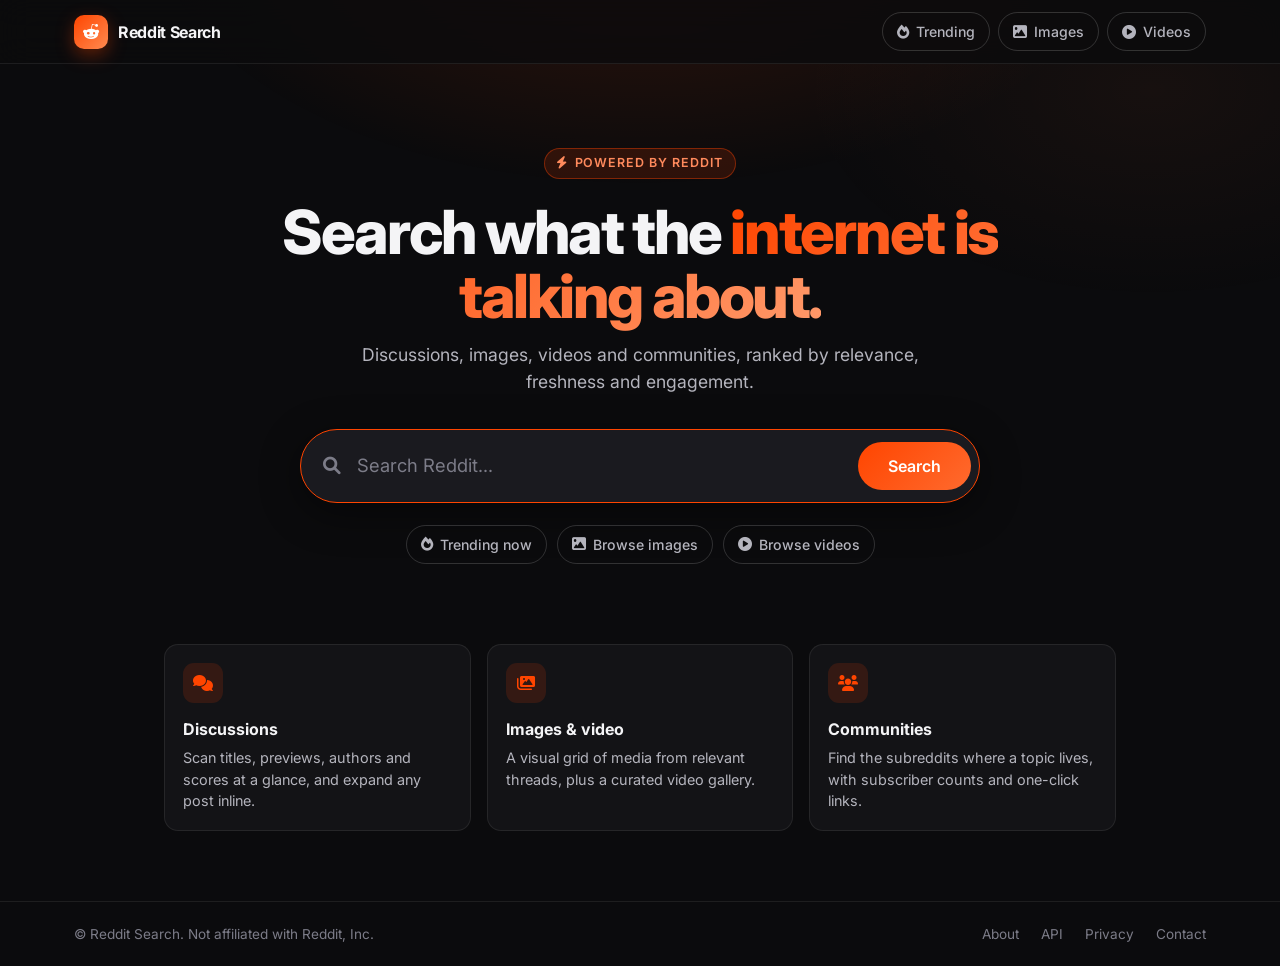
<file: index.html>
<!DOCTYPE html>
<html lang="en">
<head>
  <meta charset="UTF-8">
  <meta name="viewport" content="width=device-width, initial-scale=1.0">
  <title>Reddit Search</title>
  <link rel="preconnect" href="https://fonts.googleapis.com">
  <link href="https://fonts.googleapis.com/css2?family=Inter:wght@400;500;600;700;800&display=swap" rel="stylesheet">
  <link href="https://cdnjs.cloudflare.com/ajax/libs/font-awesome/6.0.0/css/all.min.css" rel="stylesheet">
  <link href="styles.css" rel="stylesheet">
  <style>
    .hero { max-width: 820px; margin: 0 auto; padding: 84px 24px 40px; text-align: center; animation: fadeUp 0.7s var(--ease); }
    .hero h1 {
      font-size: clamp(2.2rem, 5.5vw, 3.8rem); font-weight: 800; letter-spacing: -0.04em;
      line-height: 1.05; margin: 22px 0 14px;
    }
    .hero h1 span { background: linear-gradient(135deg, var(--accent), #ff9a6b); -webkit-background-clip: text; background-clip: text; -webkit-text-fill-color: transparent; }
    .hero p.lead { color: var(--text-2); font-size: 1.1rem; max-width: 560px; margin: 0 auto 34px; }
    .hero .search-field { max-width: 680px; margin: 0 auto; }
    .quick-row { margin-top: 22px; display: flex; flex-wrap: wrap; gap: 10px; justify-content: center; }
    .trend-block { margin-top: 36px; }
    .trend-block .label { font-size: 0.8rem; color: var(--text-3); margin-bottom: 12px; letter-spacing: 0.06em; text-transform: uppercase; font-weight: 600; }
    .trend-block .chips { justify-content: center; }

    .features { max-width: 1000px; margin: 40px auto 70px; padding: 0 24px; display: grid; grid-template-columns: repeat(3, 1fr); gap: 16px; }
    .feature { transition: transform 0.25s var(--ease), border-color 0.25s; }
    .feature:hover { transform: translateY(-3px); border-color: var(--accent-line); }
    .feature .ic { width: 40px; height: 40px; border-radius: 11px; display: grid; place-items: center; background: var(--accent-soft); color: var(--accent); margin-bottom: 14px; }
    .feature h3 { font-size: 1rem; margin-bottom: 6px; }
    .feature p { color: var(--text-2); font-size: 0.9rem; }

    @media (max-width: 800px) { .features { grid-template-columns: 1fr; } .hero { padding-top: 48px; } }
  </style>
</head>
<body>

  <header class="topnav">
    <div class="topnav-inner">
      <a href="index.html" class="brand-link">
        <span class="brand-mark"><i class="fab fa-reddit-alien"></i></span>
        <span class="brand-text">Reddit Search</span>
      </a>
      <div class="nav-actions">
        <a class="btn-ghost" href="search-results.html?mode=trending"><i class="fas fa-fire"></i> Trending</a>
        <a class="btn-ghost" href="search-results.html?tab=images"><i class="fas fa-image"></i> Images</a>
        <a class="btn-ghost" href="search-results.html?tab=videos"><i class="fas fa-play-circle"></i> Videos</a>
      </div>
    </div>
  </header>

  <main>
    <section class="hero">
      <span class="eyebrow"><i class="fas fa-bolt"></i> Powered by Reddit</span>
      <h1>Search what the <span>internet is talking about.</span></h1>
      <p class="lead">Discussions, images, videos and communities, ranked by relevance, freshness and engagement.</p>

      <div class="search-field large" id="searchField">
        <i class="fas fa-search"></i>
        <input type="text" id="query" placeholder="Search Reddit..." autocomplete="off" autofocus aria-label="Search Reddit">
        <button class="btn large" id="searchBtn" onclick="searchReddit()">Search</button>
      </div>

      <div class="quick-row">
        <a href="search-results.html?mode=trending" class="btn-ghost"><i class="fas fa-fire"></i> Trending now</a>
        <a href="search-results.html?tab=images" class="btn-ghost"><i class="fas fa-image"></i> Browse images</a>
        <a href="search-results.html?tab=videos" class="btn-ghost"><i class="fas fa-play-circle"></i> Browse videos</a>
      </div>

      <div class="trend-block" id="trendBlock" style="display:none">
        <div class="label">Popular searches</div>
        <div class="chips" id="trendChips"></div>
      </div>
    </section>

    <section class="features">
      <div class="card feature"><div class="ic"><i class="fas fa-comments"></i></div><h3>Discussions</h3><p>Scan titles, previews, authors and scores at a glance, and expand any post inline.</p></div>
      <div class="card feature"><div class="ic"><i class="fas fa-images"></i></div><h3>Images &amp; video</h3><p>A visual grid of media from relevant threads, plus a curated video gallery.</p></div>
      <div class="card feature"><div class="ic"><i class="fas fa-users"></i></div><h3>Communities</h3><p>Find the subreddits where a topic lives, with subscriber counts and one-click links.</p></div>
    </section>
  </main>

  <footer class="site-footer">
    <div class="footer-inner">
      <span>&copy; Reddit Search. Not affiliated with Reddit, Inc.</span>
      <nav class="footer-links">
        <a href="#">About</a><a href="#">API</a><a href="#">Privacy</a><a href="#">Contact</a>
      </nav>
    </div>
  </footer>

  <script>
    const BACKEND = 'http://127.0.0.1:5000';
    const input = document.getElementById('query');

    input.addEventListener('keydown', e => { if (e.key === 'Enter') searchReddit(); });

    function searchReddit() {
      const q = input.value.trim();
      if (!q) {
        const f = document.getElementById('searchField');
        f.classList.add('shake');
        setTimeout(() => f.classList.remove('shake'), 400);
        input.focus();
        return;
      }
      document.getElementById('searchBtn').innerHTML = '<i class="fas fa-spinner fa-spin"></i>';
      window.location.href = 'search-results.html?query=' + encodeURIComponent(q);
    }

    async function loadPopular() {
      let topics = [];
      try {
        const res = await fetch(BACKEND + '/get-trending');
        topics = await res.json();
      } catch (e) { return; }
      if (!Array.isArray(topics) || !topics.length) return;
      const wrap = document.getElementById('trendChips');
      topics.slice(0, 8).forEach(t => {
        const a = document.createElement('a');
        a.className = 'chip';
        a.href = 'search-results.html?query=' + encodeURIComponent(t);
        a.textContent = t;
        wrap.appendChild(a);
      });
      document.getElementById('trendBlock').style.display = 'block';
    }
    loadPopular();
  </script>
</body>
</html>
</file>
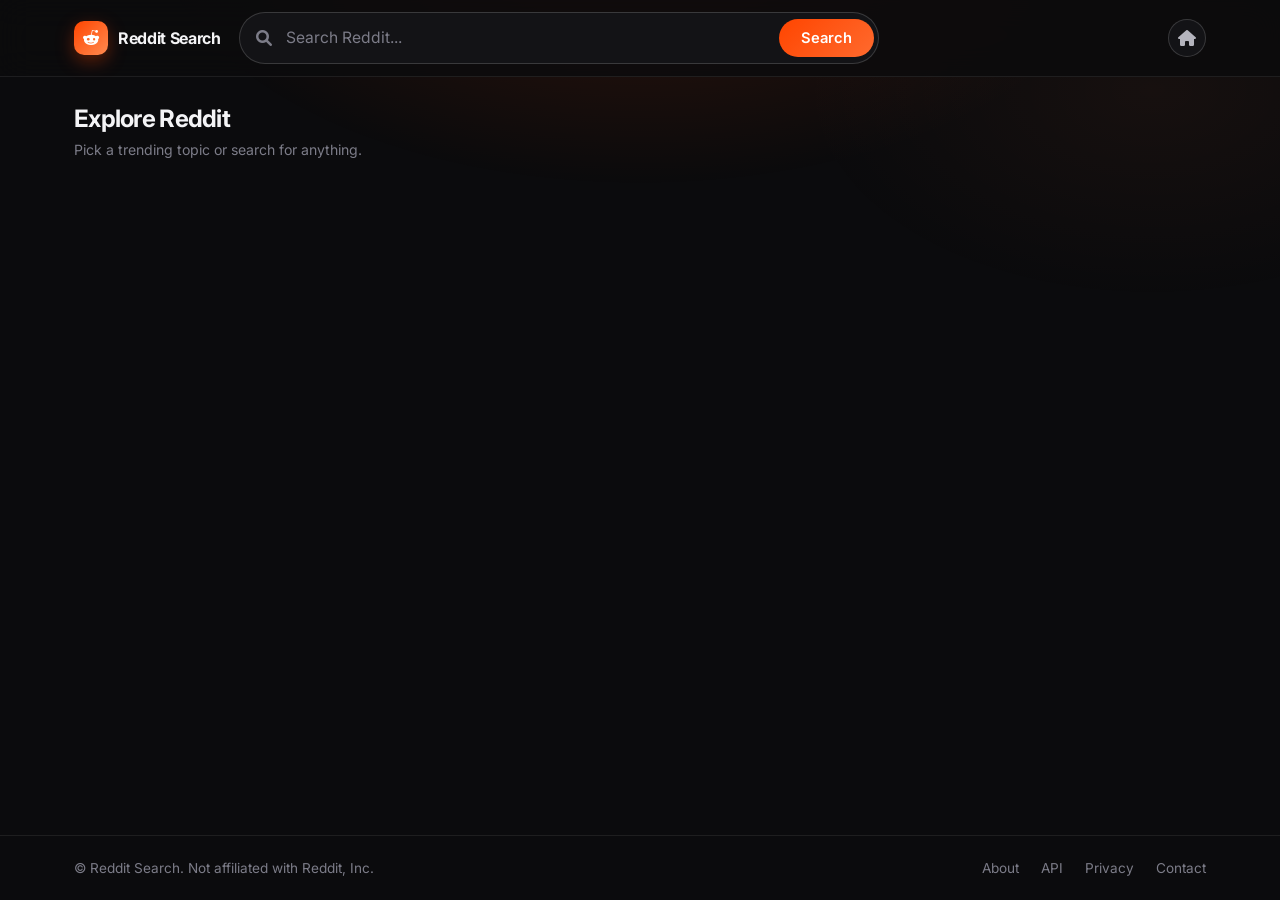
<file: search-results.html>
<!DOCTYPE html>
<html lang="en">
<head>
  <meta charset="utf-8">
  <meta name="viewport" content="width=device-width, initial-scale=1">
  <title>Search Results · Reddit Search</title>
  <link rel="preconnect" href="https://fonts.googleapis.com">
  <link href="https://fonts.googleapis.com/css2?family=Inter:wght@400;500;600;700;800&display=swap" rel="stylesheet">
  <link href="https://cdnjs.cloudflare.com/ajax/libs/font-awesome/6.0.0/css/all.min.css" rel="stylesheet">
  <link href="styles.css" rel="stylesheet">
  <style>
    .page { max-width: 1180px; margin: 0 auto; padding: 24px; width: 100%; }

    /* Header panel */
    .panel-head { display: flex; flex-wrap: wrap; align-items: flex-end; justify-content: space-between; gap: 14px; margin-bottom: 16px; }
    .panel-head h1 { font-size: 1.5rem; letter-spacing: -0.03em; }
    .panel-head h1 em { font-style: normal; color: #ff8a5c; }
    .panel-head .sub { color: var(--text-3); font-size: 0.88rem; margin-top: 2px; }
    .trend-strip { margin-bottom: 20px; }
    .trend-strip .chips { flex-wrap: nowrap; overflow-x: auto; padding-bottom: 4px; scrollbar-width: none; }
    .trend-strip .chips::-webkit-scrollbar { display: none; }
    .trend-strip .chip { white-space: nowrap; }

    /* Filters */
    .controls {
      display: flex; flex-wrap: wrap; align-items: center; gap: 12px 18px;
      padding: 10px 12px; margin-bottom: 20px;
      background: var(--surface); border: 1px solid var(--line); border-radius: var(--radius);
    }
    .segmented { display: inline-flex; background: var(--bg); border: 1px solid var(--line); border-radius: 999px; padding: 3px; }
    .segmented button {
      background: transparent; border: none; color: var(--text-2);
      padding: 7px 16px; border-radius: 999px; font-size: 0.88rem; font-weight: 500;
      display: inline-flex; align-items: center; gap: 7px; transition: all 0.2s;
    }
    .segmented button:hover { color: var(--text); }
    .segmented button.active { background: var(--accent-soft); color: #ff8a5c; box-shadow: inset 0 0 0 1px var(--accent-line); }
    .segmented.yt button.active { background: rgba(255, 59, 59, 0.14); color: var(--yt); box-shadow: inset 0 0 0 1px rgba(255, 59, 59, 0.4); }
    .control-group { display: flex; align-items: center; gap: 8px; font-size: 0.82rem; color: var(--text-3); }
    .select {
      background: var(--bg); color: var(--text); border: 1px solid var(--line-strong);
      border-radius: 999px; padding: 7px 14px; font: inherit; font-size: 0.86rem; outline: none;
    }
    .select:focus-visible { border-color: var(--accent); }
    .controls .spacer { margin-left: auto; }
    .result-count { font-size: 0.84rem; color: var(--text-3); }

    /* Layout */
    .layout { display: grid; grid-template-columns: minmax(0, 1fr) 320px; gap: 24px; align-items: start; }
    .sidebar { display: flex; flex-direction: column; gap: 16px; position: sticky; top: 84px; }

    /* Post cards */
    .post {
      display: flex; gap: 16px; padding: 16px; margin-bottom: 12px;
      background: var(--surface); border: 1px solid var(--line); border-radius: var(--radius);
      transition: border-color 0.2s, transform 0.2s var(--ease), background 0.2s;
    }
    .post:hover { border-color: var(--accent-line); background: var(--surface-2); transform: translateY(-1px); }
    .post-score {
      flex: none; width: 46px; display: flex; flex-direction: column; align-items: center; gap: 2px;
      color: var(--text-3); font-size: 0.78rem; font-weight: 600; padding-top: 2px;
    }
    .post-score i { color: var(--accent); font-size: 0.9rem; }
    .post-body { flex: 1; min-width: 0; }
    .post-title { font-size: 1.04rem; font-weight: 600; line-height: 1.35; letter-spacing: -0.01em; }
    .post-title a:hover { color: #ff8a5c; }
    .post-desc { color: var(--text-2); font-size: 0.9rem; margin-top: 6px; overflow-wrap: anywhere; }
    .post-desc .full { display: none; }
    .see-more { background: none; border: none; color: var(--accent); font-size: 0.84rem; font-weight: 600; margin-left: 6px; }
    .see-more:hover { text-decoration: underline; }
    .post-meta { display: flex; flex-wrap: wrap; align-items: center; gap: 6px 14px; margin-top: 10px; font-size: 0.8rem; color: var(--text-3); }
    .post-meta .open { margin-left: auto; color: var(--text-2); display: inline-flex; align-items: center; gap: 6px; font-weight: 500; }
    .post-meta .open:hover { color: #ff8a5c; }
    .post-thumb { flex: none; width: 132px; height: 96px; border-radius: var(--radius-sm); object-fit: cover; background: var(--surface-2); }

    /* Media */
    .media-grid { display: grid; grid-template-columns: repeat(auto-fill, minmax(220px, 1fr)); gap: 14px; }
    .media-card {
      position: relative; aspect-ratio: 16 / 10; overflow: hidden; cursor: pointer;
      border-radius: var(--radius); border: 1px solid var(--line); background: var(--surface);
      transition: border-color 0.2s, transform 0.25s var(--ease);
    }
    .media-card:hover { border-color: var(--accent-line); transform: translateY(-2px); }
    .media-card img { width: 100%; height: 100%; object-fit: cover; transition: transform 0.4s var(--ease); }
    .media-card:hover img { transform: scale(1.05); }
    .media-caption {
      position: absolute; inset: auto 0 0 0; padding: 26px 12px 10px; font-size: 0.84rem; font-weight: 500;
      background: linear-gradient(transparent, rgba(0, 0, 0, 0.88));
      white-space: nowrap; overflow: hidden; text-overflow: ellipsis;
    }
    .play-icon { position: absolute; top: 50%; left: 50%; transform: translate(-50%, -50%); font-size: 2.6rem; color: rgba(255, 255, 255, 0.85); pointer-events: none; text-shadow: 0 4px 20px rgba(0, 0, 0, 0.6); }
    .media-card:hover .play-icon { color: var(--yt); }
    #images-container, #videos-container { display: none; }

    /* Sidebar items */
    .side-row { display: flex; align-items: center; gap: 12px; padding: 10px 0; border-bottom: 1px solid var(--line); }
    .side-row:last-child { border-bottom: none; padding-bottom: 0; }
    .side-row:first-of-type { padding-top: 0; }
    .side-icon { width: 36px; height: 36px; border-radius: 50%; background: var(--surface-2); object-fit: cover; flex: none; }
    .side-text { flex: 1; min-width: 0; }
    .side-name { font-weight: 600; font-size: 0.92rem; white-space: nowrap; overflow: hidden; text-overflow: ellipsis; }
    .side-sub { font-size: 0.78rem; color: var(--text-3); }
    .pill-btn { flex: none; border: 1px solid var(--accent-line); color: var(--accent); border-radius: 999px; padding: 4px 14px; font-size: 0.8rem; font-weight: 600; transition: all 0.2s; }
    .pill-btn:hover { background: var(--accent); color: #fff; }
    .pill-btn.yt { border-color: rgba(255, 59, 59, 0.45); color: var(--yt); }
    .pill-btn.yt:hover { background: var(--yt); color: #fff; }

    /* States */
    .empty, .loading { text-align: center; padding: 56px 20px; color: var(--text-3); }
    .empty i, .loading i { font-size: 1.6rem; margin-bottom: 12px; display: block; color: var(--text-3); }
    .skeleton { height: 112px; border-radius: var(--radius); margin-bottom: 12px; background: linear-gradient(90deg, var(--surface) 25%, var(--surface-2) 50%, var(--surface) 75%); background-size: 200% 100%; animation: shimmer 1.3s infinite; }
    @keyframes shimmer { to { background-position: -200% 0; } }

    .pagination { display: flex; align-items: center; justify-content: center; gap: 14px; margin-top: 22px; }
    .pagination button:disabled { opacity: 0.35; cursor: not-allowed; }
    .pagination .page-num { font-size: 0.88rem; color: var(--text-3); min-width: 64px; text-align: center; }

    /* Modal */
    .modal { position: fixed; inset: 0; background: rgba(0, 0, 0, 0.92); display: none; align-items: center; justify-content: center; z-index: 1000; flex-direction: column; padding: 20px; }
    .modal.active { display: flex; }
    .modal-content { position: relative; display: flex; flex-direction: column; align-items: center; max-width: 100%; }
    .modal img { max-width: 90vw; max-height: 80vh; border-radius: var(--radius); }
    .modal iframe { width: min(90vw, 960px); aspect-ratio: 16 / 9; height: auto; border: none; border-radius: var(--radius); background: #000; }
    .close-btn { position: absolute; top: -48px; right: 0; width: 38px; height: 38px; border-radius: 50%; border: 1px solid var(--line-strong); background: var(--surface); color: #fff; font-size: 1.1rem; }
    .close-btn:hover { background: var(--accent); }
    .fallback-btn { margin-top: 16px; background: #c4302b; color: #fff; padding: 10px 20px; border-radius: 999px; font-weight: 600; display: inline-flex; align-items: center; gap: 8px; }

    @media (max-width: 900px) {
      .layout { grid-template-columns: 1fr; }
      .sidebar { position: static; }
    }
    @media (max-width: 600px) {
      .page { padding: 16px 14px; }
      .post { flex-wrap: wrap; }
      .post-score { flex-direction: row; width: auto; gap: 6px; }
      .post-thumb { width: 100%; height: 160px; order: -1; }
      .controls .spacer { margin-left: 0; }
    }
  </style>
</head>
<body>

  <header class="topnav">
    <div class="topnav-inner">
      <a href="index.html" class="brand-link" aria-label="Home">
        <span class="brand-mark"><i class="fab fa-reddit-alien"></i></span>
        <span class="brand-text">Reddit Search</span>
      </a>
      <div class="nav-search">
        <div class="search-field" id="searchField">
          <i class="fas fa-search"></i>
          <input id="query" type="text" placeholder="Search Reddit..." autocomplete="off" aria-label="Search Reddit">
          <button class="btn" onclick="triggerSearch()">Search</button>
        </div>
      </div>
      <div class="nav-actions">
        <a class="icon-btn" href="index.html" title="Home" aria-label="Home"><i class="fas fa-home"></i></a>
      </div>
    </div>
  </header>

  <main class="page">
    <section class="panel-head">
      <div>
        <h1 id="page-title">Explore Reddit</h1>
        <div class="sub" id="page-sub">Pick a trending topic or search for anything.</div>
      </div>
    </section>

    <section class="trend-strip" id="trending-section">
      <div class="chips" id="trending-tags"></div>
    </section>

    <section class="controls" id="controls" style="display:none">
      <div class="segmented" id="nav-tabs" role="tablist">
        <button class="active" id="tab-all" onclick="switchTab('all')"><i class="fas fa-list"></i> All</button>
        <button id="tab-images" onclick="switchTab('images')"><i class="fas fa-image"></i> Images</button>
        <button id="tab-videos" onclick="switchTab('videos')"><i class="fas fa-play-circle"></i> Videos</button>
      </div>
      <div class="control-group" id="filter-group">
        <label for="sort-select">Sort</label>
        <select class="select" id="sort-select" onchange="onFilterChange()">
          <option value="relevance">Best match</option>
          <option value="new">Newest</option>
          <option value="top">Top score</option>
        </select>
        <label for="time-select">Time</label>
        <select class="select" id="time-select" onchange="onFilterChange()">
          <option value="all">All time</option>
          <option value="day">Past 24 hours</option>
          <option value="week">Past week</option>
          <option value="month">Past month</option>
          <option value="year">Past year</option>
        </select>
      </div>
      <span class="result-count spacer" id="result-count"></span>
    </section>

    <div class="layout" id="results-wrapper" style="display:none">
      <div class="main-content">
        <div id="loader" class="loading" style="display:none"><i class="fas fa-circle-notch fa-spin"></i>Loading results...</div>

        <div id="results-section"><div id="results-list"></div></div>

        <div id="images-container"><div id="images-grid" class="media-grid"></div></div>

        <div id="videos-container">
          <div id="videos-grid" class="media-grid"></div>
          <div id="video-loader" class="loading" style="display:none"><i class="fas fa-circle-notch fa-spin"></i>Searching videos...</div>
        </div>

        <div class="pagination" id="pagination" style="display:none">
          <button class="btn-ghost" id="prev-btn" onclick="prevPage()"><i class="fas fa-chevron-left"></i> Prev</button>
          <span class="page-num" id="page-num">Page 1</span>
          <button class="btn-ghost" id="next-btn" onclick="nextPage()">Next <i class="fas fa-chevron-right"></i></button>
        </div>
      </div>

      <aside class="sidebar">
        <div class="card">
          <div class="card-title" id="sidebar-title"><i class="fas fa-users"></i> Communities</div>
          <div id="sidebar-list"></div>
        </div>
        <div class="card">
          <div class="card-title"><i class="fas fa-fire"></i> Popular searches</div>
          <div class="chips" id="popular-chips"></div>
        </div>
      </aside>
    </div>
  </main>

  <footer class="site-footer">
    <div class="footer-inner">
      <span>&copy; Reddit Search. Not affiliated with Reddit, Inc.</span>
      <nav class="footer-links">
        <a href="#">About</a><a href="#">API</a><a href="#">Privacy</a><a href="#">Contact</a>
      </nav>
    </div>
  </footer>

  <div class="modal" id="media-modal">
    <div class="modal-content">
      <button class="close-btn" onclick="closeModal()" aria-label="Close">&times;</button>
      <div id="modal-body"></div>
      <div id="modal-footer"></div>
    </div>
  </div>

  <script>
    const BACKEND = 'http://127.0.0.1:5000';
    const params = new URLSearchParams(window.location.search);
    let currentQuery = params.get('query') || '';
    let initialTab = params.get('tab') || 'all';
    let isTrendingMode = params.get('mode') === 'trending';
    let redditTokens = [''];
    let redditIndex = 0;
    let videoPage = 1;
    let isVideoTab = false;
    let redditCommunities = [];
    let youtubeChannels = [];
    let trendingTopics = [];
    let lastResults = [];

    document.getElementById('query').value = currentQuery;
    document.getElementById('query').addEventListener('keydown', e => { if (e.key === 'Enter') triggerSearch(); });

    /* ---------- helpers ---------- */
    function esc(s) {
      return String(s == null ? '' : s).replace(/[&<>"']/g, c => ({ '&': '&amp;', '<': '&lt;', '>': '&gt;', '"': '&quot;', "'": '&#39;' }[c]));
    }
    function safeUrl(u) { return /^https?:\/\//i.test(u || '') ? u : '#'; }
    function fmtNum(n) {
      n = Number(n) || 0;
      if (n >= 1e6) return (n / 1e6).toFixed(1) + 'M';
      if (n >= 1e3) return (n / 1e3).toFixed(1) + 'k';
      return String(n);
    }

    /* ---------- init ---------- */
    async function init() {
      await loadTrending();
      if (isTrendingMode && !currentQuery && trendingTopics.length) currentQuery = trendingTopics[0];
      if (!currentQuery && (initialTab === 'images' || initialTab === 'videos') && trendingTopics.length) currentQuery = trendingTopics[0];
      if (currentQuery) {
        if (initialTab !== 'all') switchTab(initialTab);
        goSearch(currentQuery);
      }
    }

    function triggerSearch() {
      isTrendingMode = false;
      const u = new URL(window.location.href);
      u.searchParams.delete('mode');
      window.history.replaceState({}, '', u);
      const val = document.getElementById('query').value.trim();
      if (!val) {
        const f = document.getElementById('searchField');
        f.classList.add('shake');
        setTimeout(() => f.classList.remove('shake'), 400);
        return;
      }
      goSearch(val);
    }

    function goSearch(q) {
      const val = (q || document.getElementById('query').value).trim();
      if (!val) return;
      currentQuery = val;
      document.getElementById('query').value = val;
      document.getElementById('page-title').innerHTML = 'Results for <em>' + esc(val) + '</em>';
      document.getElementById('page-sub').textContent = 'Ranked by relevance, recency and engagement.';
      document.getElementById('controls').style.display = 'flex';
      document.getElementById('results-wrapper').style.display = 'grid';
      highlightTags(val);

      redditTokens = ['']; redditIndex = 0; videoPage = 1;
      const u = new URL(window.location.href);
      u.searchParams.set('query', val);
      if (initialTab !== 'all') u.searchParams.set('tab', initialTab);
      window.history.replaceState({}, '', u);

      document.getElementById('results-list').innerHTML = '';
      document.getElementById('images-grid').innerHTML = '';
      document.getElementById('videos-grid').innerHTML = '';
      loadReddit(true);
      loadVideos(true);
    }

    /* ---------- trending ---------- */
    async function loadTrending() {
      try {
        const res = await fetch(BACKEND + '/get-trending');
        trendingTopics = await res.json();
      } catch (e) { trendingTopics = []; }
      if (!Array.isArray(trendingTopics)) trendingTopics = [];
      const strip = document.getElementById('trending-tags');
      const popular = document.getElementById('popular-chips');
      strip.innerHTML = ''; popular.innerHTML = '';
      if (!trendingTopics.length) { document.getElementById('trending-section').style.display = 'none'; return; }
      trendingTopics.forEach(t => {
        [strip, popular.parentNode && popular].forEach(wrap => {
          if (!wrap) return;
          const chip = document.createElement('button');
          chip.className = 'chip';
          chip.dataset.topic = t;
          chip.textContent = t;
          chip.onclick = () => { isTrendingMode = true; if (initialTab !== 'all') { initialTab = 'all'; switchTab('all'); } goSearch(t); };
          wrap.appendChild(chip);
        });
      });
    }
    function highlightTags(q) {
      document.querySelectorAll('.chip[data-topic]').forEach(c => c.classList.toggle('active', c.dataset.topic.toLowerCase() === q.toLowerCase()));
    }

    /* ---------- tabs & filters ---------- */
    function switchTab(name) {
      ['all', 'images', 'videos'].forEach(t => document.getElementById('tab-' + t).classList.toggle('active', t === name));
      document.getElementById('nav-tabs').classList.toggle('yt', name === 'videos');
      document.getElementById('results-section').style.display = name === 'all' ? 'block' : 'none';
      document.getElementById('images-container').style.display = name === 'images' ? 'block' : 'none';
      document.getElementById('videos-container').style.display = name === 'videos' ? 'block' : 'none';
      document.getElementById('filter-group').style.display = name === 'videos' ? 'none' : 'flex';
      isVideoTab = name === 'videos';
      updatePaginationUI();
      updateSidebar();
      updateCount();
    }

    function onFilterChange() { renderReddit(lastResults); }

    function applyFilters(items) {
      const sort = document.getElementById('sort-select').value;
      const range = document.getElementById('time-select').value;
      const spans = { day: 86400, week: 604800, month: 2592000, year: 31536000 };
      let out = items.slice();
      if (range !== 'all') {
        const cutoff = Date.now() / 1000 - spans[range];
        out = out.filter(r => (r.created_utc || 0) >= cutoff);
      }
      if (sort === 'new') out.sort((a, b) => (b.created_utc || 0) - (a.created_utc || 0));
      else if (sort === 'top') out.sort((a, b) => (b.score || 0) - (a.score || 0));
      return out;
    }

    function updateCount() {
      const el = document.getElementById('result-count');
      if (isVideoTab) { el.textContent = document.querySelectorAll('#videos-grid .media-card').length + ' videos'; return; }
      const n = document.querySelectorAll(document.getElementById('images-container').style.display === 'block' ? '#images-grid .media-card' : '#results-list .post').length;
      el.textContent = n + (n === 1 ? ' result' : ' results');
    }

    /* ---------- reddit ---------- */
    function skeletons() { return '<div class="skeleton"></div>'.repeat(4); }

    async function loadReddit(refreshSidebar) {
      document.getElementById('results-list').innerHTML = skeletons();
      const token = redditTokens[redditIndex] || '';
      try {
        const res = await fetch(BACKEND + '/get-answer?query=' + encodeURIComponent(currentQuery) + '&after=' + encodeURIComponent(token));
        const data = await res.json();
        if (data.after && redditIndex === redditTokens.length - 1) redditTokens.push(data.after);
        lastResults = data.results || [];
        renderReddit(lastResults);
        if (data.communities && data.communities.length) redditCommunities = data.communities;
        if (refreshSidebar) updateSidebar();
        if (!isVideoTab) updatePaginationUI();
      } catch (e) {
        console.error(e);
        document.getElementById('results-list').innerHTML = '<div class="empty"><i class="fas fa-triangle-exclamation"></i>Could not reach the search server. Make sure the backend is running on port 5000.</div>';
      }
    }

    function renderReddit(results) {
      const list = document.getElementById('results-list');
      const imgGrid = document.getElementById('images-grid');
      list.innerHTML = ''; imgGrid.innerHTML = '';
      const items = applyFilters(results || []);
      if (!items.length) {
        list.innerHTML = '<div class="empty"><i class="fas fa-magnifying-glass"></i>No results found. Try a different query or widen the time range.</div>';
        imgGrid.innerHTML = '<div class="empty"><i class="fas fa-image"></i>No images found.</div>';
        updateCount();
        return;
      }
      let imageCount = 0;
      items.forEach(r => {
        const full = (r.full_description || r.description || '').trim();
        const short = (r.description || '').trim();
        const hasMore = full.length > short.length + 20;
        const thumb = r.image_url ? '<img class="post-thumb" src="' + esc(r.image_url) + '" loading="lazy" alt="" onerror="this.style.display=\'none\'">' : '';
        const div = document.createElement('article');
        div.className = 'post';
        div.innerHTML =
          '<div class="post-score"><i class="fas fa-arrow-up"></i>' + fmtNum(r.score) + '</div>' +
          '<div class="post-body">' +
            '<h3 class="post-title"><a href="' + esc(safeUrl(r.url)) + '" target="_blank" rel="noopener noreferrer">' + esc(r.title) + '</a></h3>' +
            (short || full ? '<div class="post-desc"><span class="short">' + esc(short) + '</span><span class="full">' + esc(full).replace(/\n/g, '<br>') + '</span>' + (hasMore ? '<button class="see-more">See more</button>' : '') + '</div>' : '') +
            '<div class="post-meta"><span><i class="fas fa-user"></i> u/' + esc(r.author) + '</span><span><i class="far fa-clock"></i> ' + esc(r.created_at) + '</span>' +
            '<a class="open" href="' + esc(safeUrl(r.url)) + '" target="_blank" rel="noopener noreferrer">Open <i class="fas fa-arrow-up-right-from-square"></i></a></div>' +
          '</div>' + thumb;
        if (hasMore) {
          const btn = div.querySelector('.see-more');
          const s = div.querySelector('.short'), f = div.querySelector('.full');
          btn.onclick = () => {
            const open = f.style.display === 'block';
            f.style.display = open ? 'none' : 'block';
            s.style.display = open ? 'inline' : 'none';
            btn.textContent = open ? 'See more' : 'See less';
          };
        }
        list.appendChild(div);

        if (r.image_url) {
          imageCount++;
          const card = document.createElement('div');
          card.className = 'media-card';
          card.innerHTML = '<img src="' + esc(r.image_url) + '" loading="lazy" alt=""><div class="media-caption">' + esc(r.title) + '</div>';
          card.onclick = () => openModal('image', r.image_url);
          imgGrid.appendChild(card);
        }
      });
      if (!imageCount) imgGrid.innerHTML = '<div class="empty"><i class="fas fa-image"></i>No images found for this page.</div>';
      updateCount();
    }

    /* ---------- videos ---------- */
    async function loadVideos(reset) {
      const loader = document.getElementById('video-loader');
      const grid = document.getElementById('videos-grid');
      if (reset) grid.innerHTML = '';
      loader.style.display = 'block';
      try {
        const res = await fetch(BACKEND + '/get-videos?query=' + encodeURIComponent(currentQuery) + '&page=' + videoPage);
        const data = await res.json();
        const videos = data.videos || [];
        if (data.channels && data.channels.length) youtubeChannels = data.channels;
        grid.innerHTML = '';
        if (!videos.length) grid.innerHTML = '<div class="empty"><i class="fas fa-video-slash"></i>No videos found.</div>';
        videos.forEach(v => {
          const card = document.createElement('div');
          card.className = 'media-card';
          card.innerHTML = '<img src="' + esc(v.thumbnail) + '" loading="lazy" alt=""><div class="play-icon"><i class="fas fa-play-circle"></i></div><div class="media-caption">' + esc(v.title) + '</div>';
          card.onclick = () => openModal('video', v.id, v.url);
          grid.appendChild(card);
        });
        if (isVideoTab) { updatePaginationUI(); updateSidebar(); updateCount(); }
      } catch (e) { console.error(e); }
      finally { loader.style.display = 'none'; }
    }

    /* ---------- sidebar ---------- */
    function updateSidebar() {
      const title = document.getElementById('sidebar-title');
      const list = document.getElementById('sidebar-list');
      list.innerHTML = '';
      const items = isVideoTab ? youtubeChannels : redditCommunities;
      title.innerHTML = isVideoTab ? '<i class="fab fa-youtube"></i> Top channels' : '<i class="fas fa-users"></i> Communities';
      if (!items || !items.length) { list.innerHTML = '<div class="muted" style="font-size:0.88rem">No suggestions yet.</div>'; return; }
      const fallback = isVideoTab
        ? 'https://www.gstatic.com/youtube/img/branding/favicon/favicon_144x144.png'
        : 'https://www.redditstatic.com/avatars/avatar_default_02_FF4500.png';
      items.forEach(c => {
        const row = document.createElement('div');
        row.className = 'side-row';
        row.innerHTML =
          '<img class="side-icon" src="' + esc(c.icon || fallback) + '" alt="" onerror="this.src=\'' + fallback + '\'">' +
          '<div class="side-text"><div class="side-name">' + esc(c.name) + '</div>' +
          '<div class="side-sub">' + (isVideoTab ? 'YouTube channel' : (c.subscribers ? fmtNum(c.subscribers) + ' members' : 'Community')) + '</div></div>' +
          '<a class="pill-btn' + (isVideoTab ? ' yt' : '') + '" href="' + esc(safeUrl(c.url)) + '" target="_blank" rel="noopener noreferrer">' + (isVideoTab ? 'Visit' : 'Join') + '</a>';
        list.appendChild(row);
      });
    }

    /* ---------- modal ---------- */
    function openModal(type, content, externalUrl) {
      const body = document.getElementById('modal-body');
      const footer = document.getElementById('modal-footer');
      footer.innerHTML = '';
      if (type === 'image') {
        body.innerHTML = '<img src="' + esc(content) + '" alt="">';
      } else {
        body.innerHTML = '<iframe src="https://www.youtube.com/embed/' + encodeURIComponent(content) + '?autoplay=1" allow="autoplay; encrypted-media" allowfullscreen></iframe>';
        if (externalUrl) {
          const a = document.createElement('a');
          a.className = 'fallback-btn'; a.href = safeUrl(externalUrl); a.target = '_blank'; a.rel = 'noopener noreferrer';
          a.innerHTML = '<i class="fab fa-youtube"></i> Watch on YouTube';
          footer.appendChild(a);
        }
      }
      document.getElementById('media-modal').classList.add('active');
    }
    function closeModal() {
      document.getElementById('media-modal').classList.remove('active');
      document.getElementById('modal-body').innerHTML = '';
    }
    document.getElementById('media-modal').addEventListener('click', e => { if (e.target.id === 'media-modal') closeModal(); });
    document.addEventListener('keydown', e => { if (e.key === 'Escape') closeModal(); });

    /* ---------- pagination ---------- */
    function updatePaginationUI() {
      document.getElementById('pagination').style.display = 'flex';
      const num = document.getElementById('page-num');
      const prev = document.getElementById('prev-btn');
      const next = document.getElementById('next-btn');
      if (isVideoTab) { num.textContent = 'Page ' + videoPage; prev.disabled = videoPage === 1; next.disabled = false; }
      else { num.textContent = 'Page ' + (redditIndex + 1); prev.disabled = redditIndex === 0; next.disabled = redditIndex >= redditTokens.length - 1; }
    }
    function nextPage() {
      if (isVideoTab) { videoPage++; loadVideos(false); }
      else if (redditIndex < redditTokens.length - 1) { redditIndex++; loadReddit(false); }
      window.scrollTo({ top: 0, behavior: 'smooth' });
    }
    function prevPage() {
      if (isVideoTab && videoPage > 1) { videoPage--; loadVideos(false); }
      else if (!isVideoTab && redditIndex > 0) { redditIndex--; loadReddit(false); }
      window.scrollTo({ top: 0, behavior: 'smooth' });
    }

    init();
  </script>
</body>
</html>
</file>
<file: styles.css>
/* Reddit Search — shared design system */
:root {
  --accent: #ff4500;
  --accent-soft: rgba(255, 69, 0, 0.14);
  --accent-line: rgba(255, 69, 0, 0.4);
  --yt: #ff3b3b;
  --bg: #0b0b0d;
  --surface: #131316;
  --surface-2: #1a1a1f;
  --line: rgba(255, 255, 255, 0.08);
  --line-strong: rgba(255, 255, 255, 0.16);
  --text: #f4f4f6;
  --text-2: #b4b4bd;
  --text-3: #7c7c88;
  --radius: 14px;
  --radius-sm: 10px;
  --shadow: 0 10px 40px rgba(0, 0, 0, 0.45);
  --ease: cubic-bezier(0.2, 0.7, 0.2, 1);
}

* { box-sizing: border-box; margin: 0; padding: 0; }
html { scroll-behavior: smooth; }

body {
  font-family: 'Inter', system-ui, -apple-system, 'Segoe UI', sans-serif;
  background: var(--bg);
  color: var(--text);
  min-height: 100vh;
  display: flex;
  flex-direction: column;
  line-height: 1.5;
  -webkit-font-smoothing: antialiased;
}
body::before {
  content: '';
  position: fixed;
  inset: 0;
  background:
    radial-gradient(700px 380px at 50% -80px, rgba(255, 69, 0, 0.16), transparent 70%),
    radial-gradient(500px 300px at 90% 10%, rgba(255, 120, 60, 0.05), transparent 70%);
  pointer-events: none;
  z-index: -1;
}

a { color: inherit; text-decoration: none; }
button { font-family: inherit; cursor: pointer; }
:focus-visible { outline: 2px solid var(--accent); outline-offset: 2px; }

/* ---------- Top navigation ---------- */
.topnav {
  position: sticky;
  top: 0;
  z-index: 50;
  background: rgba(11, 11, 13, 0.82);
  backdrop-filter: blur(16px);
  -webkit-backdrop-filter: blur(16px);
  border-bottom: 1px solid var(--line);
}
.topnav-inner {
  max-width: 1180px;
  margin: 0 auto;
  padding: 12px 24px;
  display: flex;
  align-items: center;
  gap: 18px;
}
.brand-link { display: flex; align-items: center; gap: 10px; font-weight: 700; letter-spacing: -0.02em; white-space: nowrap; }
.brand-mark {
  width: 34px; height: 34px; border-radius: 10px;
  display: grid; place-items: center;
  background: linear-gradient(135deg, var(--accent), #ff8a50);
  color: #fff; font-size: 1.1rem;
  box-shadow: 0 6px 18px rgba(255, 69, 0, 0.35);
}
.nav-search { flex: 1; max-width: 640px; }
.nav-actions { margin-left: auto; display: flex; align-items: center; gap: 8px; }

/* ---------- Search field ---------- */
.search-field {
  display: flex; align-items: center; gap: 10px;
  background: var(--surface);
  border: 1px solid var(--line-strong);
  border-radius: 999px;
  padding: 4px 4px 4px 16px;
  transition: border-color 0.2s, box-shadow 0.2s, background 0.2s;
}
.search-field:focus-within {
  border-color: var(--accent);
  box-shadow: 0 0 0 4px var(--accent-soft);
  background: var(--surface-2);
}
.search-field > i { color: var(--text-3); }
.search-field input {
  flex: 1; min-width: 0;
  background: transparent; border: none; outline: none;
  color: var(--text); font: inherit; font-size: 0.98rem;
  padding: 9px 4px;
}
.search-field input::placeholder { color: var(--text-3); }
.search-field.shake { animation: shake 0.4s ease; }
.search-field.large { padding: 8px 8px 8px 22px; box-shadow: var(--shadow); }
.search-field.large input { font-size: 1.15rem; padding: 14px 6px; }
.search-field.large > i { font-size: 1.1rem; }

/* ---------- Buttons ---------- */
.btn {
  background: linear-gradient(135deg, var(--accent), #ff6a2e);
  color: #fff; border: none; border-radius: 999px;
  padding: 10px 22px; font-weight: 600; font-size: 0.92rem;
  transition: transform 0.2s var(--ease), box-shadow 0.2s;
  white-space: nowrap;
}
.btn:hover { transform: translateY(-1px); box-shadow: 0 8px 22px rgba(255, 69, 0, 0.4); }
.btn.large { padding: 14px 30px; font-size: 1rem; }
.btn-ghost {
  background: transparent; color: var(--text-2);
  border: 1px solid var(--line-strong); border-radius: 999px;
  padding: 8px 14px; font-size: 0.88rem; font-weight: 500;
  display: inline-flex; align-items: center; gap: 7px;
  transition: all 0.2s;
}
.btn-ghost:hover { color: var(--text); border-color: var(--accent-line); background: var(--accent-soft); }
.icon-btn {
  width: 38px; height: 38px; border-radius: 50%;
  display: grid; place-items: center;
  background: var(--surface); border: 1px solid var(--line-strong);
  color: var(--text-2); transition: all 0.2s;
}
.icon-btn:hover { color: #fff; background: var(--accent); border-color: var(--accent); }

/* ---------- Chips ---------- */
.chips { display: flex; flex-wrap: wrap; gap: 8px; }
.chip {
  background: var(--surface); border: 1px solid var(--line);
  color: var(--text-2); border-radius: 999px;
  padding: 7px 14px; font-size: 0.86rem; font-weight: 500;
  transition: all 0.2s var(--ease);
}
.chip:hover { color: var(--text); border-color: var(--accent-line); transform: translateY(-1px); }
.chip.active { background: var(--accent-soft); border-color: var(--accent-line); color: #ff8a5c; }
.chip i { color: var(--accent); margin-right: 6px; }

/* ---------- Shared bits ---------- */
.eyebrow {
  display: inline-flex; align-items: center; gap: 8px;
  font-size: 0.78rem; font-weight: 600; letter-spacing: 0.08em; text-transform: uppercase;
  color: #ff8a5c; background: var(--accent-soft);
  border: 1px solid var(--accent-line); padding: 5px 12px; border-radius: 999px;
}
.muted { color: var(--text-3); }
.card {
  background: var(--surface); border: 1px solid var(--line);
  border-radius: var(--radius); padding: 18px;
}
.card-title {
  font-size: 0.78rem; font-weight: 600; letter-spacing: 0.08em; text-transform: uppercase;
  color: var(--text-3); margin-bottom: 12px;
  display: flex; align-items: center; gap: 8px;
}

/* ---------- Footer ---------- */
.site-footer { margin-top: auto; border-top: 1px solid var(--line); }
.footer-inner {
  max-width: 1180px; margin: 0 auto; padding: 22px 24px;
  display: flex; flex-wrap: wrap; gap: 12px 28px;
  align-items: center; justify-content: space-between;
  font-size: 0.85rem; color: var(--text-3);
}
.footer-links { display: flex; gap: 22px; flex-wrap: wrap; }
.footer-links a:hover { color: var(--text); }

@keyframes shake {
  0%, 100% { transform: translateX(0); }
  25% { transform: translateX(-5px); }
  75% { transform: translateX(5px); }
}
@keyframes fadeUp {
  from { opacity: 0; transform: translateY(14px); }
  to { opacity: 1; transform: translateY(0); }
}
@media (prefers-reduced-motion: reduce) {
  * { animation: none !important; transition: none !important; }
}

@media (max-width: 720px) {
  .topnav-inner { padding: 10px 14px; flex-wrap: wrap; gap: 10px; }
  .nav-search { order: 3; flex-basis: 100%; max-width: none; }
  .brand-text { display: none; }
  .footer-inner { padding: 18px 14px; }
}
</file>
